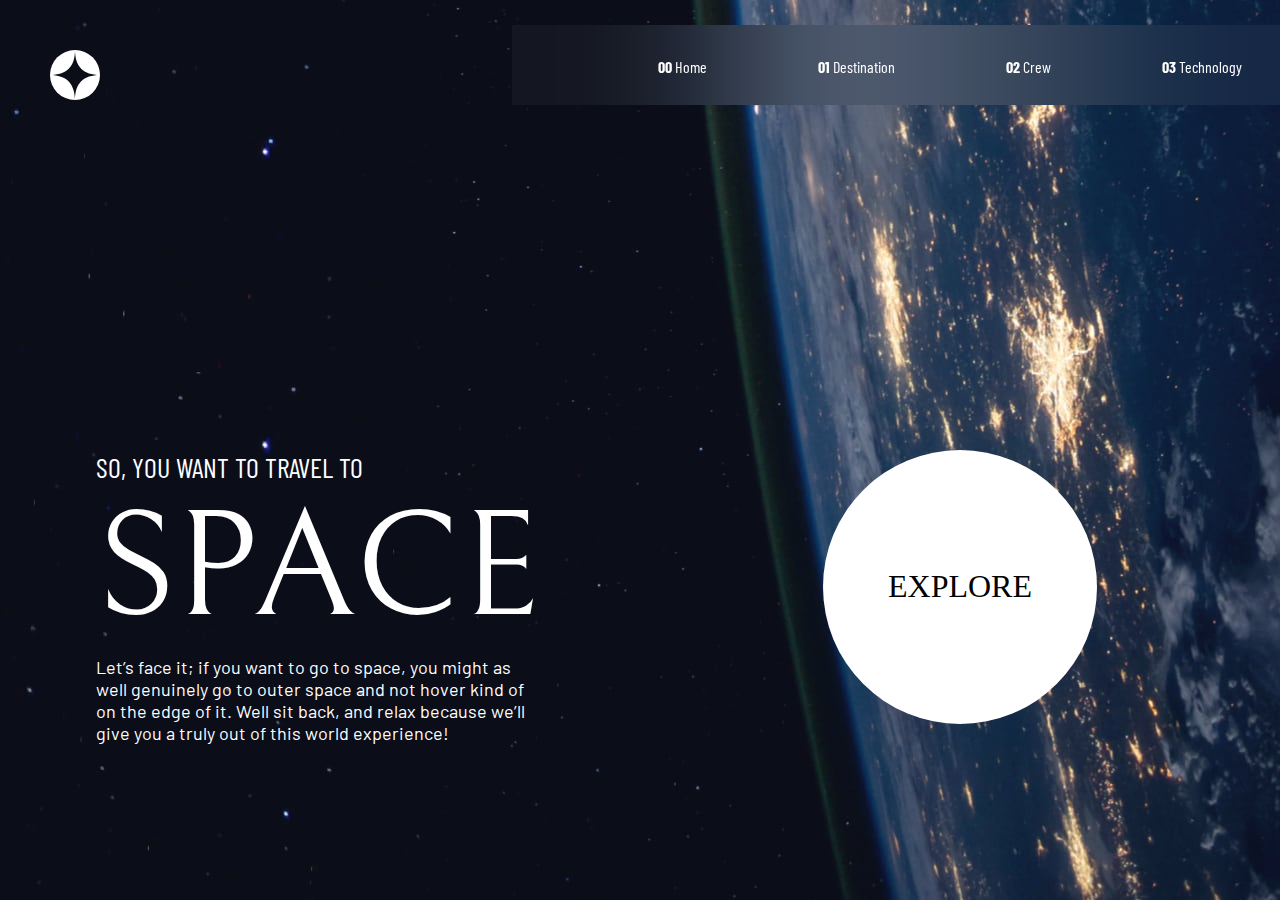
<file: index.html>
<!DOCTYPE html>
<html lang="en">
  <head>
    <meta charset="UTF-8" />
    <meta name="viewport" content="width=device-width, initial-scale=1.0" />
    <link rel="stylesheet" href="styles.css" />
    <link rel="preconnect" href="https://fonts.googleapis.com" />
    <link rel="preconnect" href="https://fonts.gstatic.com" crossorigin />
    <link
      href="https://fonts.googleapis.com/css2?family=Barlow&family=Barlow+Condensed&family=Bellefair&display=swap"
      rel="stylesheet"
    />
    <link
      rel="icon"
      type="image/png"
      sizes="32x32"
      href="./assets/favicon-32x32.png"
    />

    <title>Space Tourism</title>
  </head>
  <body>
    <div class="container">
      <div class="navbar">
        <img class="logo" src="./assets/shared/logo.svg" alt="logo" />
        <div class="line"></div>
        <nav>
          <a href="./index.html"><span>00 </span> Home</a>
          <a href="./destination-moon.html"><span>01 </span> Destination</a>
          <a href="./crew.html"><span>02 </span> Crew</a>
          <a href="./technology.html"><span>03 </span> Technology</a>
        </nav>
      </div>
      <div class="intro">
        <p>
          <span class="intro-1">SO, YOU WANT TO TRAVEL TO</span>
          <br />
          <span class="space">SPACE</span> <br />
          Let’s face it; if you want to go to space, you might as well genuinely
          go to outer space and not hover kind of on the edge of it. Well sit
          back, and relax because we’ll give you a truly out of this world
          experience!
        </p>
      </div>
      <div class="explore">
        <p><a href="./destination-moon.html">EXPLORE</a></p>
      </div>
    </div>
  </body>
</html>
</file>
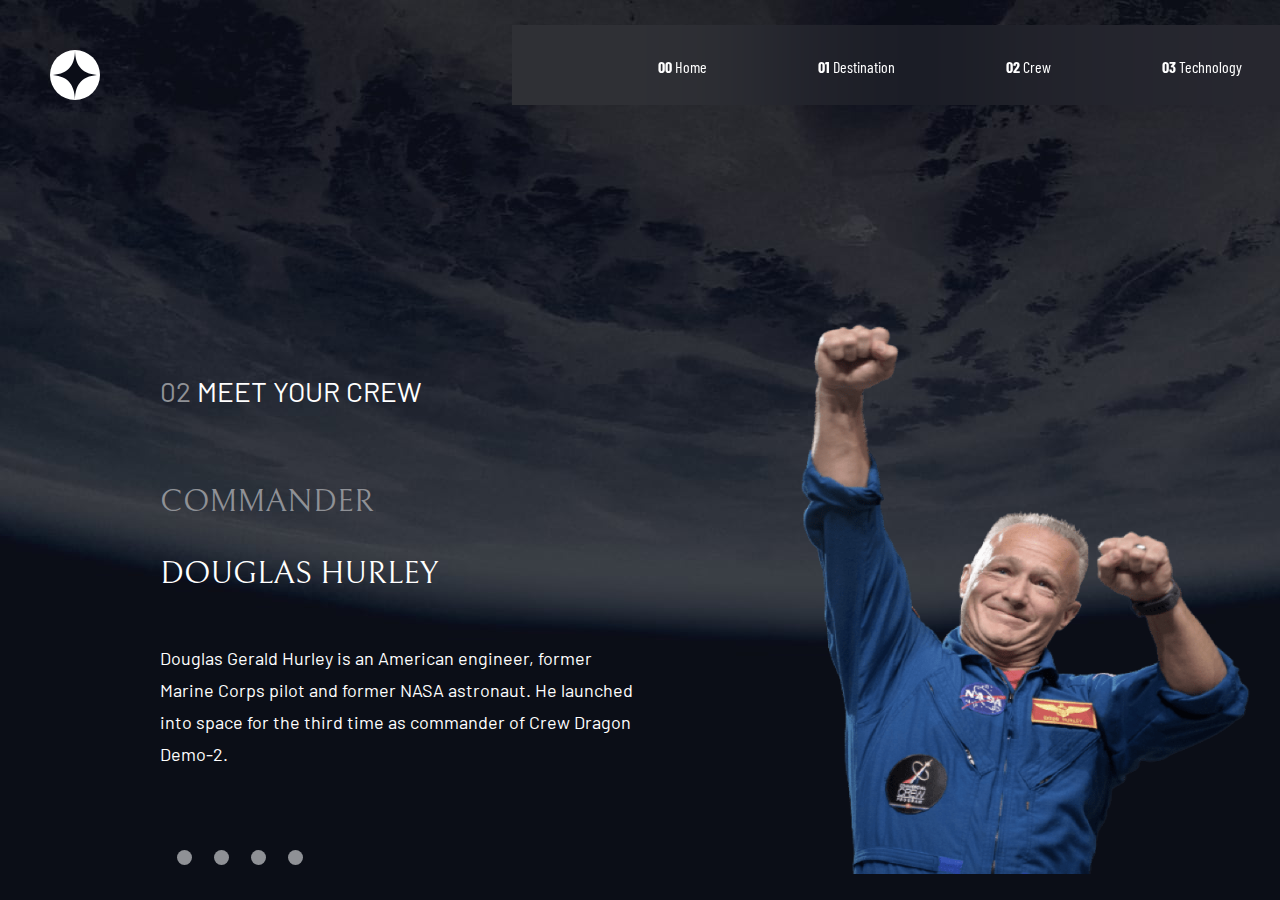
<file: crew.html>
<!DOCTYPE html>
<html lang="en">
  <head>
    <meta charset="UTF-8" />
    <meta name="viewport" content="width=device-width, initial-scale=1.0" />
    <link rel="stylesheet" href="crew-styles.css" />
    <link rel="preconnect" href="https://fonts.googleapis.com" />
    <link rel="preconnect" href="https://fonts.gstatic.com" crossorigin />
    <link
      href="https://fonts.googleapis.com/css2?family=Barlow&family=Barlow+Condensed&family=Bellefair&display=swap"
      rel="stylesheet"
    />
    <link
      rel="icon"
      type="image/png"
      sizes="32x32"
      href="./assets/favicon-32x32.png"
    />

    <title>Space Tourism</title>
  </head>
  <body>
    <div class="container">
      <div class="navbar">
        <img class="logo" src="./assets/shared/logo.svg" alt="logo" />
        <div class="line"></div>
        <nav>
          <a href="./index.html"><span>00 </span> Home</a>
          <a href="./destination-moon.html"><span>01 </span> Destination</a>
          <a href="./crew.html"><span>02 </span> Crew</a>
          <a href="./technology.html"><span>03 </span> Technology</a>
        </nav>
      </div>
      <div class="crew">
        <p class="crew-line">
          <span class="number">02</span>
          MEET YOUR CREW
        </p>
        <h1 class="post">COMMANDER</h1>
        <h1 class="name">DOUGLAS HURLEY</h1>
        <p id="post-info">
          Douglas Gerald Hurley is an American engineer, former Marine Corps
          pilot and former NASA astronaut. He launched into space for the third
          time as commander of Crew Dragon Demo-2.
        </p>
        <div class="dot-bar">
          <a onclick="douglas()" class="dot douglas" href="#"></a>
          <a onclick="mark()" class="dot douglas" href="#"></a>
          <a onclick="victor()" class="dot douglas" href="#"></a>
          <a onclick="anousheh()" class="dot douglas" href="#"></a>
        </div>
      </div>
      <div class="person-img">
        <img
          class="portrait"
          src="./assets/crew/image-douglas-hurley.png"
          alt=""
        />
      </div>
    </div>
    <script src="./crew.js"></script>
  </body>
</html>
</file>
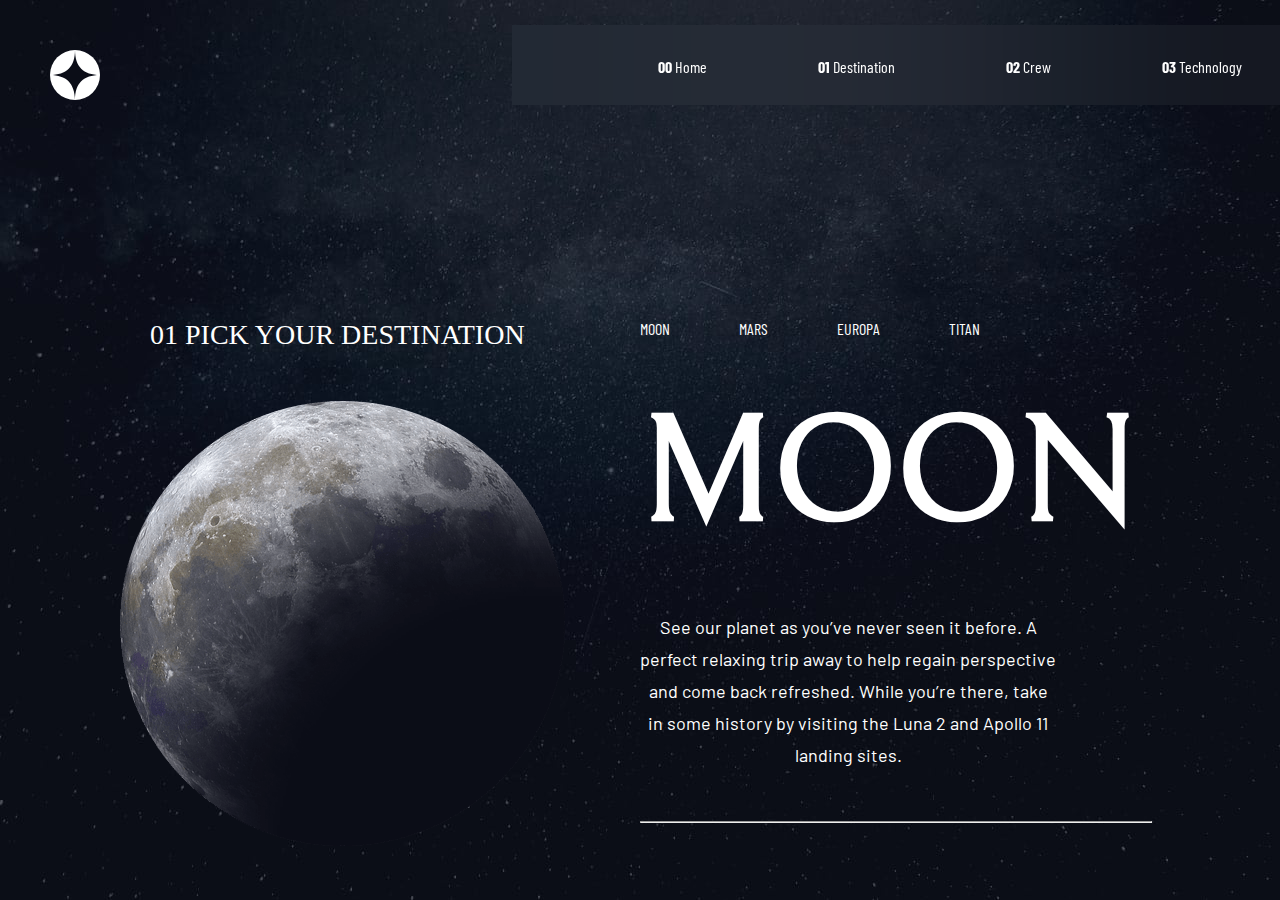
<file: destination-moon.html>
<!DOCTYPE html>
<html lang="en">
  <head>
    <meta charset="UTF-8" />
    <meta name="viewport" content="width=device-width, initial-scale=1.0" />

    <link
      rel="icon"
      type="image/png"
      sizes="32x32"
      href="./assets/favicon-32x32.png"
    />
    <link rel="preconnect" href="https://fonts.googleapis.com" />
    <link rel="preconnect" href="https://fonts.gstatic.com" crossorigin />
    <link
      href="https://fonts.googleapis.com/css2?family=Barlow&family=Barlow+Condensed&family=Bellefair&display=swap"
      rel="stylesheet"
    />
    <link rel="stylesheet" href="moon-style.css" />

    <title>Space Tourism</title>
  </head>
  <body>
    <div class="container">
      <div class="navbar">
        <img class="logo" src="./assets/shared/logo.svg" alt="logo" />
        <div class="line"></div>
        <nav>
          <a href="./index.html"><span>00 </span> Home</a>
          <a href="./destination-moon.html"><span>01 </span> Destination</a>
          <a href="./crew.html"><span>02 </span> Crew</a>
          <a href="./technology.html"><span>03 </span> Technology</a>
        </nav>
      </div>
      <div class="moon">
        <p>
          <span class="number">01</span>
          PICK YOUR DESTINATION
        </p>
        <img
          class="moonImg"
          src="./assets/destination/image-moon.png"
          alt="moon image"
        />
      </div>
      <div class="moon-info">
        <div class="nav">
          <nav>
            <a class="moon" href="#" onclick="moon()">MOON</a>
            <a class="mars" href="#" onclick="moonToMars()">MARS</a>
            <a class="europa" href="#" onclick="moonToEuropa()">EUROPA</a>
            <a class="titan" href="#" onclick="moonToTitan()">TITAN</a>
          </nav>
        </div>
        <h1 class="planet-heading">MOON</h1>
        <p class="planet-info">
          See our planet as you’ve never seen it before. A perfect relaxing trip
          away to help regain perspective and come back refreshed. While you’re
          there, take in some history by visiting the Luna 2 and Apollo 11
          landing sites.
        </p>
        <hr />
      </div>
    </div>
    <script src="./destination.js"></script>
  </body>
</html>
</file>
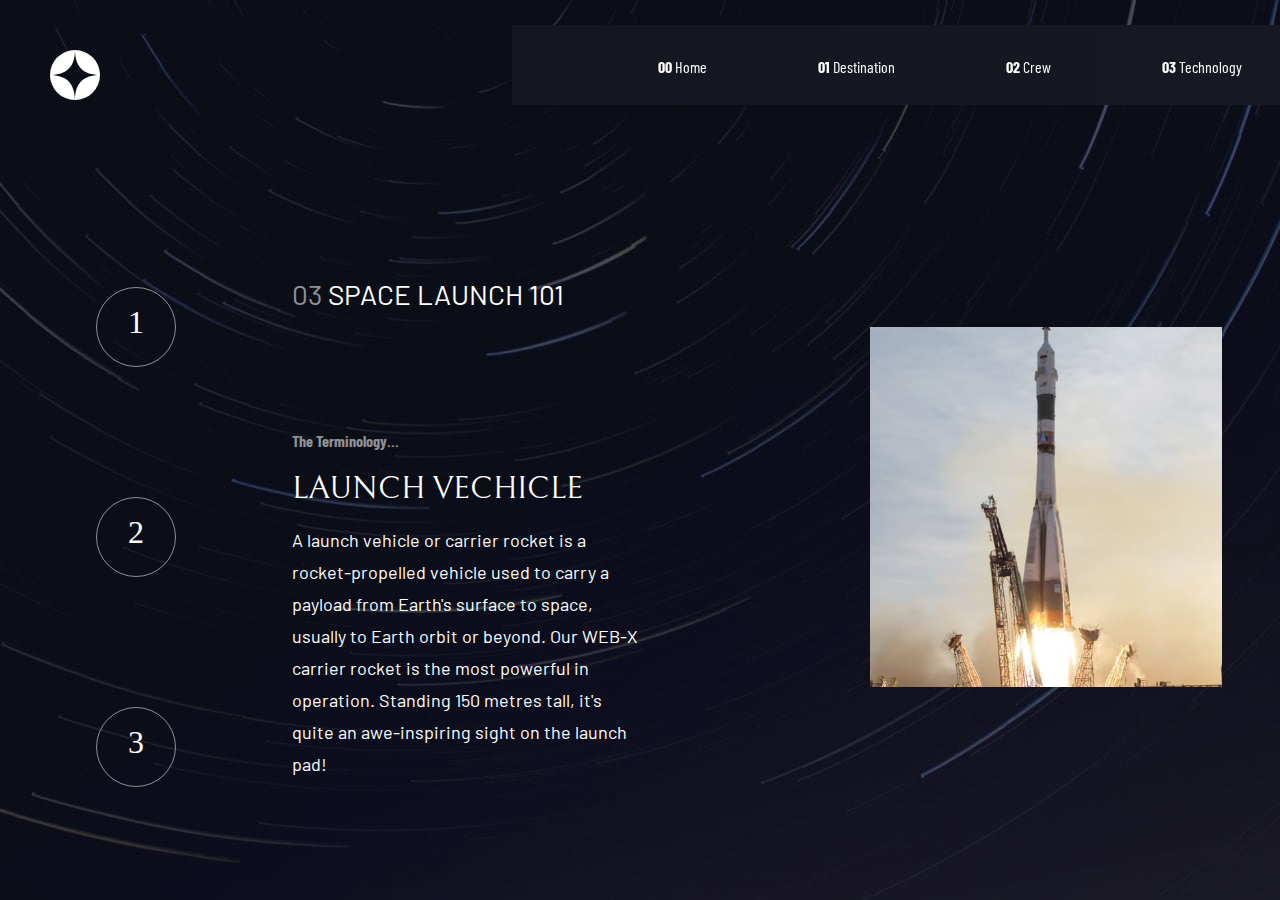
<file: technology.html>
<!DOCTYPE html>
<html lang="en">
  <head>
    <meta charset="UTF-8" />
    <meta name="viewport" content="width=device-width, initial-scale=1.0" />
    <link rel="stylesheet" href="technology.css" />
    <link rel="preconnect" href="https://fonts.googleapis.com" />
    <link rel="preconnect" href="https://fonts.gstatic.com" crossorigin />
    <link
      href="https://fonts.googleapis.com/css2?family=Barlow&family=Barlow+Condensed&family=Bellefair&display=swap"
      rel="stylesheet"
    />
    <link
      rel="icon"
      type="image/png"
      sizes="32x32"
      href="./assets/favicon-32x32.png"
    />

    <title>Space Tourism</title>
  </head>
  <body>
    <div class="container">
      <div class="navbar">
        <img class="logo" src="./assets/shared/logo.svg" alt="logo" />
        <div class="line"></div>
        <nav>
          <a href="./index.html"><span>00 </span> Home</a>
          <a href="./destination-moon.html"><span>01 </span> Destination</a>
          <a href="./crew.html"><span>02 </span> Crew</a>
          <a href="./technology.html"><span>03 </span> Technology</a>
        </nav>
      </div>
      <div class="left-box">
        <div class="link-dots">
          <div onclick="launch()" style="cursor: pointer">
            <a onclick="launch()" class="circle launch" href="#">1</a>
          </div>
          <div onclick="spaceport()" style="cursor: pointer">
            <a onclick="spaceport()" class="circle spaceport" href="#">2</a>
          </div>
          <div onclick="capsule()" style="cursor: pointer">
            <a onclick="capsule()" class="circle capsule" href="#">3</a>
          </div>
        </div>
        <div class="info">
          <p class="crew-line">
            <span class="number">03</span>
            SPACE LAUNCH 101
          </p>
          <h1 class="post">The Terminology...</h1>
          <h1 class="name">LAUNCH VECHICLE</h1>
          <p id="post-info">
            A launch vehicle or carrier rocket is a rocket-propelled vehicle
            used to carry a payload from Earth's surface to space, usually to
            Earth orbit or beyond. Our WEB-X carrier rocket is the most powerful
            in operation. Standing 150 metres tall, it's quite an awe-inspiring
            sight on the launch pad!
          </p>
        </div>
      </div>
      <div class="vehicle">
        <img
          class="vehicle-img"
          src="./assets/technology/image-launch-vehicle-portrait.jpg"
          alt="launch vehicle image"
        />
      </div>
    </div>
    <script src="./technology.js"></script>
  </body>
</html>
</file>
<file: styles.css>
* {
  box-sizing: border-box;
  padding: 0;
  margin: 0;
}
.container {
  display: grid;
  grid-template-columns: 1fr 1fr;
  background-image: url(./assets/home/background-home-desktop.jpg);
  grid-template-rows: 1fr 1fr;
  height: 100vh;
  width: 100vw;
  background-position: center;
  background-repeat: no-repeat;
  background-size: cover;
}

.navbar {
  grid-row: 1/2;
  grid-column: 1/3;
  display: flex;
  justify-content: flex-end;
}
.logo {
  height: 50px;
  width: 50px;
  margin: 50px auto 0 50px;
}
.navbar > nav {
  margin-top: 25px;
  align-items: center;
  background: rgba(255, 255, 255, 0.04);
  backdrop-filter: blur(81.5485px);
  height: 80px;
  width: 60%;
  position: absolute;
}
.navbar > nav > a {
  position: relative;
  text-decoration: none;
  color: white;
  left: 7rem;
  top: 2rem;
  margin-left: 34px;
  margin-right: 73px;
  font-size: 16px;
  font-family: "Barlow Condensed", sans-serif;
  padding-bottom: 26px;
}
.navbar > nav > a:hover,
.navbar > nav > a:active,
.navbar > nav > a:focus {
  border-bottom: 2px solid white;
}
.navbar > nav > a > span {
  font-weight: bolder;
}

.intro {
  grid-row: 2/3;
  grid-column: 1/2;
  color: white;
  height: 100%;
}
.explore {
  grid-row: 2/3;
  grid-column: 2/3;
  height: 100%;
  border-radius: 100%;
  cursor: pointer;
}
.explore > p:hover {
  box-shadow: 0 0 0 75px rgba(255, 255, 255, 0.1036);
  transition: box-shadow 0.4s ease-in-out;
  border-radius: 100%;
}

.explore > p {
  text-align: center;
  height: 274px;
  width: 274px;
  background-color: white;
  border-radius: 100%;
  font-size: 32px;
  margin: auto;
  line-height: 17rem;
  text-decoration: none;
  /* width: 50%; */
}
.explore > p > a {
  text-decoration: none;
  color: black;
}
.intro > p {
  margin: auto;
  width: 70%;
  font-size: 18px;
  font-family: "Barlow", sans-serif;
}
.space {
  font-size: 150px;
  font-family: "Bellefair", serif;
}
.intro-1 {
  font-size: 28px;
  font-family: "Barlow Condensed", sans-serif;
}
</file>
<file: crew-styles.css>
* {
  box-sizing: border-box;
  padding: 0;
  margin: 0;
}
.container {
  display: grid;
  grid-template-columns: 1fr 1fr;
  background-image: url(./assets/crew/background-crew-desktop.jpg);
  grid-template-rows: 1fr 1fr;
  height: 100vh;
  width: 100vw;
  background-position: center;
  background-repeat: no-repeat;
  background-size: cover;
}

.navbar {
  grid-row: 1/2;
  grid-column: 1/3;
  display: flex;
  justify-content: flex-end;
}
.logo {
  height: 50px;
  width: 50px;
  margin: 50px auto 0 50px;
}
.navbar > nav {
  margin-top: 25px;
  align-items: center;
  background: rgba(255, 255, 255, 0.04);
  backdrop-filter: blur(81.5485px);
  height: 80px;
  width: 60%;
  position: absolute;
}
.navbar > nav > a {
  position: relative;
  text-decoration: none;
  color: white;
  left: 7rem;
  top: 2rem;
  margin-left: 34px;
  margin-right: 73px;
  font-size: 16px;
  font-family: "Barlow Condensed", sans-serif;
  padding-bottom: 26px;
}
.navbar > nav > a:hover,
.navbar > nav > a:active,
.navbar > nav > a:focus {
  border-bottom: 2px solid white;
}
.navbar > nav > a > span {
  font-weight: bolder;
}

.crew {
  grid-row: 2/3;
  grid-column: 1/2;
  color: white;
  height: 100%;
}
.crew > p {
  margin-left: 25%;
  margin-bottom: 75px;
  font-family: "Barlow", sans-serif;
  font-size: 28px;
}
.crew-line {
  margin-top: 100px;
}
.post,
.name {
  margin-left: 25%;
  margin-top: 35px;
  font-family: "Bellefair", serif;
  font-size: 32px;
  font-weight: normal;
}
.post,
.number {
  color: #8f9196;
}
#post-info {
  font-size: 18px;
  line-height: 2rem;
  font-family: "Barlow", sans-serif;
  margin-top: 50px;
}
.crew .person-img {
  grid-row: 2/3;
  grid-column: 2/3;
  height: 100%;
}
.portrait {
  margin-left: 25%;
  margin-top: 50px;
  height: 550px;
  width: 450px;
}
.dot-bar {
  display: flex;
  justify-content: space-evenly;
  width: 25%;
  margin-left: 25%;
  margin-bottom: 30px;
}
.dot {
  height: 15px;
  width: 15px;
  background-color: #8f9196;

  border-radius: 100%;
  margin: 5px;
}
.dot:hover,
.dot:active,
.dot:focus {
  background-color: white;
}
</file>
<file: moon-style.css>
* {
  box-sizing: border-box;
  padding: 0;
  margin: 0;
}
.container {
  display: grid;
  grid-template-columns: 1fr 1fr;
  background-image: url(./assets/destination/background-destination-desktop.jpg);
  grid-template-rows: 1fr 1fr;
  height: 100vh;
  width: 100vw;
  background-position: center;
  background-repeat: no-repeat;
  background-size: cover;
}

.navbar {
  grid-row: 1/2;
  grid-column: 1/3;
  display: flex;
  justify-content: flex-end;
}
.logo {
  height: 50px;
  width: 50px;
  margin: 50px auto 0 50px;
}
.navbar > nav {
  margin-top: 25px;
  align-items: center;
  background: rgba(255, 255, 255, 0.04);
  backdrop-filter: blur(81.5485px);
  height: 80px;
  width: 60%;
  position: absolute;
}
.navbar > nav > a {
  position: relative;
  text-decoration: none;
  color: white;
  left: 7rem;
  top: 2rem;
  margin-left: 34px;
  margin-right: 73px;
  font-size: 16px;
  font-family: "Barlow Condensed", sans-serif;
  padding-bottom: 26px;
}
.navbar > nav > a:hover,
.navbar > nav > a:active,
.navbar > nav > a:focus {
  border-bottom: 2px solid white;
}
.navbar > nav > a > span {
  font-weight: bolder;
}

.moon {
  grid-row: 2/3;
  grid-column: 1/2;
  color: white;
  height: 100%;
}
.moon > p {
  margin-left: 150px;
  margin-bottom: 50px;
  font-size: 28px;
}
.moon > img {
  margin-left: 120px;
  margin-bottom: 50px;
}
.moon-info {
  grid-row: 2/3;
  grid-column: 2/3;
  height: 100%;
}
.nav > nav > a {
  text-decoration: none;
  color: white;
  margin: 20px 65px 20px 0px;
  font-family: "Barlow Condensed", sans-serif;
}
.nav > nav > a:hover,
.nav > nav > a:focus,
.nav > nav > a:active {
  border-bottom: 2px solid white;
}

.planet-heading {
  font-size: 150px;
  color: white;
  margin: auto;
  margin-top: 50px;
  font-family: "Bellefair", serif;
}
.planet-info {
  color: white;
  text-align: center;
  width: 65%;
  margin-top: 50px;
  margin-bottom: 50px;
  font-size: 18px;
  line-height: 2rem;
  font-family: "Barlow", sans-serif;
}
hr {
  width: 80%;
}
.pressed {
  border-bottom: 2px solid white;
}
</file>
<file: technology.css>
* {
  box-sizing: border-box;
  padding: 0;
  margin: 0;
}
.container {
  display: grid;
  grid-template-columns: 1fr 1fr;
  background-image: url(./assets/technology/background-technology-desktop.jpg);
  grid-template-rows: 1fr 1fr;
  height: 100vh;
  width: 100vw;
  background-position: center;
  background-repeat: no-repeat;
  background-size: cover;
}

.navbar {
  grid-row: 1/2;
  grid-column: 1/3;
  display: flex;
  justify-content: flex-end;
}
.logo {
  height: 50px;
  width: 50px;
  margin: 50px auto 0 50px;
}
.navbar > nav {
  margin-top: 25px;
  align-items: center;
  background: rgba(255, 255, 255, 0.04);
  backdrop-filter: blur(81.5485px);
  height: 80px;
  width: 60%;
  position: absolute;
}
.navbar > nav > a {
  position: relative;
  text-decoration: none;
  color: white;
  left: 7rem;
  top: 2rem;
  margin-left: 34px;
  margin-right: 73px;
  font-size: 16px;
  font-family: "Barlow Condensed", sans-serif;
  padding-bottom: 26px;
}
.navbar > nav > a:hover,
.navbar > nav > a:active,
.navbar > nav > a:focus {
  border-bottom: 2px solid white;
}
.navbar > nav > a > span {
  font-weight: bolder;
}

.left-box {
  grid-row: 2/3;
  grid-column: 1/2;
  color: white;
  height: 100%;
  display: grid;
  grid-template-columns: 1 fr 1fr;
  grid-template-rows: 1fr;

  margin-left: 15%;
}
.link-dots {
  grid-column: 1/2;
  display: flex;
  flex-direction: column;
  text-align: center;
  margin-top: 0;
}
.link-dots > div {
  border: 1px solid #8f9196;
  height: 80px;
  width: 80px;
  margin-bottom: 70px;
  margin-top: 60px;
  border-radius: 100%;
  background-color: transparent;
}
.link-dots > div > a:hover {
  background-color: white;
  color: black;
}
.link-dots > div:hover {
  background-color: white;
  color: black;
}
.circle {
  text-decoration: none;
  color: white;
  position: relative;
  top: 1rem;
  font-size: 32px;
}

.info {
  grid-column: 2/3;
}
.info > p {
  margin-left: 25%;
  margin-bottom: 120px;
  font-family: "Barlow", sans-serif;
  font-size: 28px;
}
.crew-line {
  margin-top: 50px;
}
.post {
  font-size: 16px;
  font-family: "Barlow Condensed", sans-serif;
  margin-left: 25%;
  margin-top: 20px;
}
.name {
  margin-left: 25%;
  margin-top: 20px;
  font-family: "Bellefair", serif;
  font-size: 32px;
  font-weight: normal;
}
.post,
.number {
  color: #8f9196;
}
#post-info {
  font-size: 18px;
  line-height: 2rem;
  font-family: "Barlow", sans-serif;
  margin-top: 17px;
}
.vehicle {
  grid-row: 2/3;
  grid-column: 2/3;
  height: 100%;
}
.vehicle-img {
  width: 55%;
  position: relative;
  left: 230px;
  top: 100px;
}
</file>
